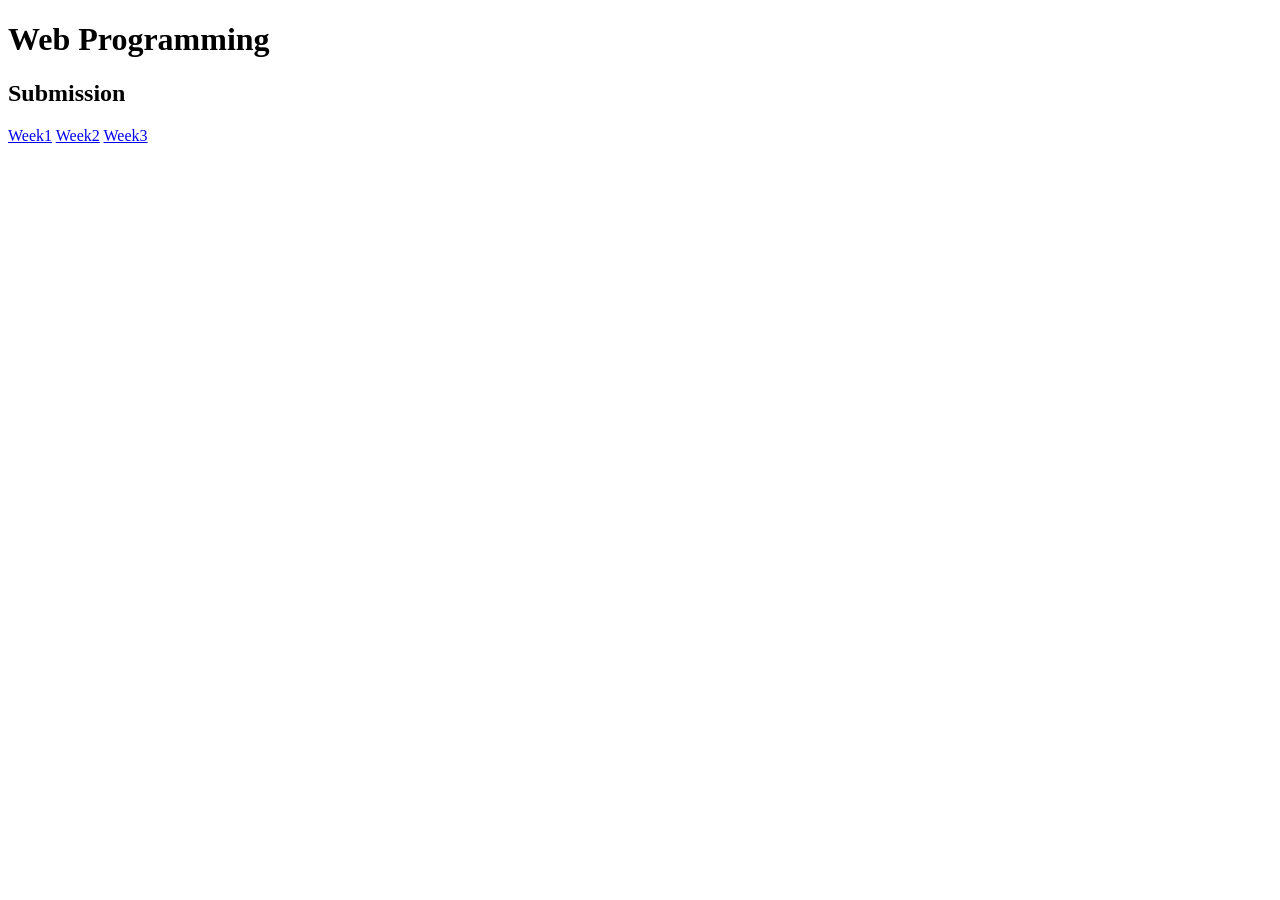
<file: index.html>
<!DOCTYPE html>
<html lang="en">
    <head>
        
    </head>
    <body>
        <header>

        </header>
        <main>
            <h1>Web Programming</h1>
            <h2>Submission</h2>
            <a href="./Week1/week1.html">Week1</a>
            <a href="./Week2/Week2.html">Week2</a>
            <a href="./Week3/Week3.html">Week3</a>
        </main>
    </body>
</html>
</file>
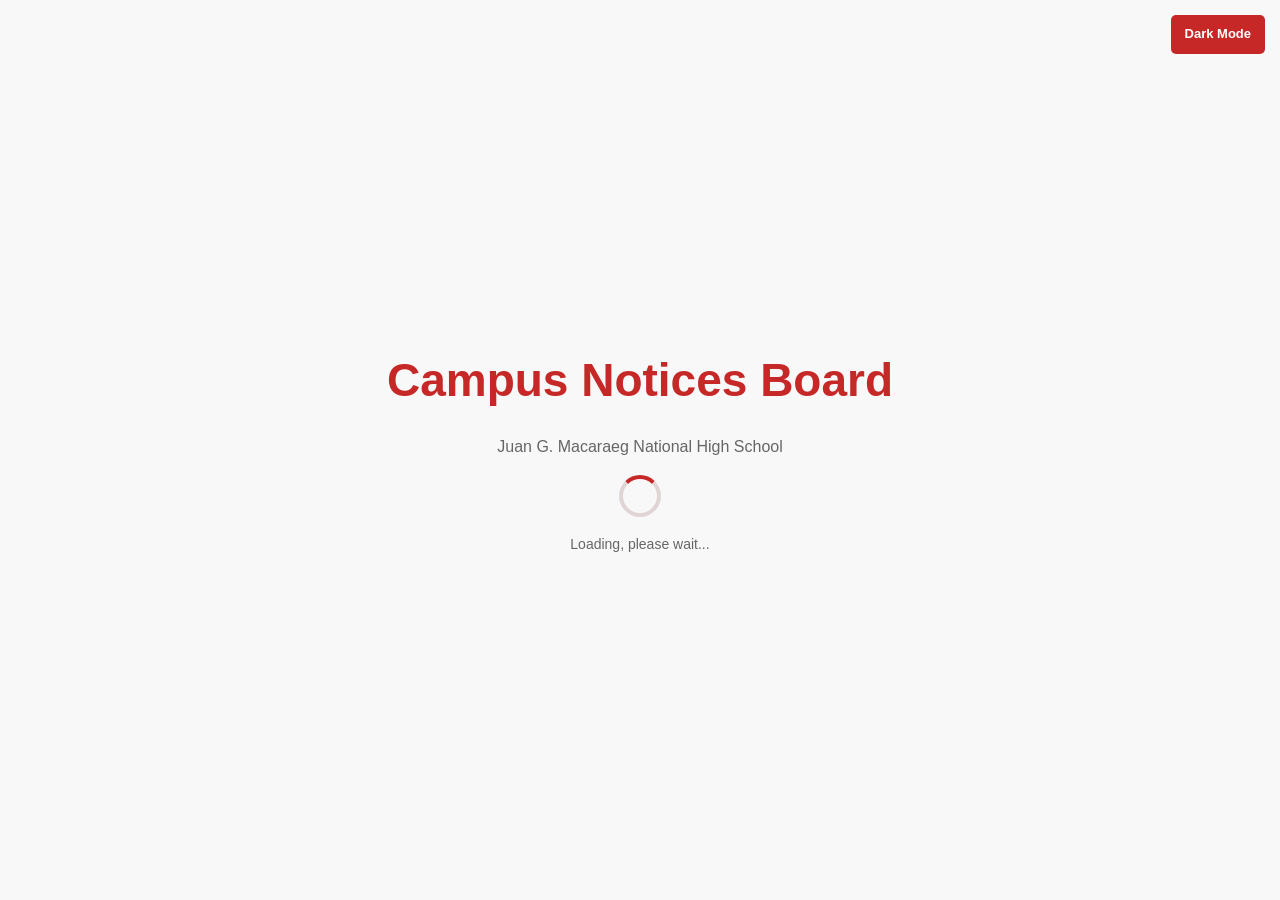
<file: Week4/index.html>
<!DOCTYPE html>
<html lang="en" data-theme="light">
<head>
    <meta charset="UTF-8">
    <meta name="viewport" content="width=device-width, initial-scale=1">
    <title>Campus Notices Board</title>
    <link rel="stylesheet" href="styles.css">
</head>
<body>

    <button id="themeToggle" class="theme-toggle" type="button">
        Dark Mode
    </button>

    <!-- SPLASH SCREEN -->
    <section id="splash" class="screen splash-screen">
        <h1 class="splash-logo">Campus Notices Board</h1>
        <p>Juan G. Macaraeg National High School</p>
        <div class="loader"></div>
        <span class="loading-text">Loading, please wait...</span>
    </section>

    <!-- LOGIN SCREEN -->
    <section id="login" class="screen hidden">
        <form id="logForm" class="auth-card">
            <h1>Login</h1>
            <p class="auth-description">Log in to your account.</p>

            <label for="logEmail">Email Address</label>
            <input type="email" id="logEmail" name="email"
                   placeholder="Enter your email" required>

            <label for="logPassword">Password</label>
            <input type="password" id="logPassword" name="password"
                   placeholder="Enter your password" required>

            <p id="logMsg" class="message" aria-live="polite"></p>

            <button type="submit">Login</button>

            <p class="auth-switch">
                Don't have an account?
                <a href="#" id="toRegister">Register here</a>
            </p>

            <a href="#" id="loginBack" class="back-link">
                Back to Home
            </a>
        </form>
    </section>

    <!-- REGISTER SCREEN -->
    <section id="register" class="screen hidden">
        <form id="regForm" class="auth-card">
            <h1>Create Account</h1>
            <p class="auth-description">
                Register to access the Campus Notices Board.
            </p>

            <label for="regName">Full Name</label>
            <input type="text" id="regName" name="name"
                   placeholder="Enter your full name" required>

            <label for="regEmail">Email Address</label>
            <input type="email" id="regEmail" name="email"
                   placeholder="Enter your email" required>

            <label for="regPassword">Password</label>
            <input type="password" id="regPassword" name="password"
                   placeholder="At least 8 characters" required>

            <label for="regConfirm">Confirm Password</label>
            <input type="password" id="regConfirm" name="confirm"
                   placeholder="Confirm your password" required>

            <p id="regMsg" class="message" aria-live="polite"></p>

            <button type="submit">Register</button>

            <p class="auth-switch">
                Already have an account?
                <a href="#" id="toLogin">Login here</a>
            </p>

            <a href="#" id="registerBack" class="back-link">
                Back to Home
            </a>
        </form>
    </section>

    <!-- ORIGINAL CAMPUS NOTICES BOARD HOME PAGE -->
    <div id="home" class="hidden">

        <header>
            <div class="header-title">
                <h1>Juan G. Macaraeg National High School</h1>
                <p>Campus Notices Board</p>
            </div>

            <div class="header-actions">
                <div id="guestButtons">
                    <button type="button" id="homeLogin">Login</button>
                    <button type="button" id="homeRegister" class="outline-button">
                        Register
                    </button>
                </div>

                <div id="userButtons" class="hidden">
                    <span id="userGreeting"></span>
                    <button type="button" id="logout" class="logout-button">
                        Logout
                    </button>
                </div>
            </div>

            <nav>
                <ul>
                    <li><a href="#notices">Notices</a></li>
                    <li><a href="#deadlines">Deadlines</a></li>
                    <li><a href="#submit">Submit a Notice</a></li>
                </ul>
            </nav>
        </header>

        <main>
            <section id="notices">
                <h2>Latest Campus Notices</h2>

                <div class="notices">

                    <article class="notice">
                        <span class="category">Academic</span>
                        <h3>Library Hours Extended</h3>
                        <p class="meta">October 12, 2026</p>
                        <p>The campus library will extend its operating hours to give students more time to study and complete their academic requirements.</p>
                    </article>

                    <article class="notice">
                        <span class="category">Event</span>
                        <h3>Campus Clean-Up Drive</h3>
                        <p class="meta">November 25, 2026</p>
                        <p>Students are encouraged to participate in the campus clean-up drive and help maintain a clean and healthy school environment.</p>
                    </article>

                    <article class="notice">
                        <span class="category">General</span>
                        <h3>Student Organization Meeting</h3>
                        <p class="meta">November 18, 2026</p>
                        <p>All student organization officers are invited to attend the scheduled meeting to discuss upcoming campus activities.</p>
                    </article>

                    <article class="notice">
                        <span class="category">Academic</span>
                        <h3>Project Proposal Submission</h3>
                        <p class="meta">November 28, 2026</p>
                        <p>Students must submit their project proposals to their respective instructors before the announced deadline.</p>
                    </article>

                    <article class="notice">
                        <span class="category">Event</span>
                        <h3>Programming Competition</h3>
                        <p class="meta">November 20, 2026</p>
                        <p>Interested students are invited to register for the campus programming competition and demonstrate their coding skills.</p>
                    </article>

                    <article class="notice">
                        <span class="category">General</span>
                        <h3>Campus Announcement</h3>
                        <p class="meta">November 26, 2026</p>
                        <p>Students are reminded to check the official campus announcements regularly for important updates and activities.</p>
                    </article>

                </div>
            </section>

            <section id="submit">
                <h2>Post a Notice</h2>

                <form id="noticeForm">
                    <label for="title">Notice Title</label>
                    <input type="text" id="title" name="title"
                           placeholder="Enter notice title">

                    <label for="category">Category</label>
                    <select id="category" name="category">
                        <option value="academic">Academic</option>
                        <option value="event">Event</option>
                        <option value="general">General</option>
                    </select>

                    <label for="message">Notice Details</label>
                    <textarea id="message" name="message" rows="4"
                              placeholder="Write your announcement"></textarea>

                    <button type="submit">Submit Notice</button>
                </form>
            </section>
        </main>

        <aside id="deadlines">
            <h2>Important Deadlines</h2>

            <table>
                <thead>
                    <tr>
                        <th>Activity</th>
                        <th>Date</th>
                    </tr>
                </thead>

                <tbody>
                    <tr>
                        <td>Enrolment Ends</td>
                        <td>Nov. 20, 2026</td>
                    </tr>
                    <tr>
                        <td>Programming Contest Registration</td>
                        <td>Nov. 25, 2026</td>
                    </tr>
                    <tr>
                        <td>Project Proposal Submission</td>
                        <td>Nov. 28, 2026</td>
                    </tr>
                    <tr>
                        <td>Campus Clean-Up Drive</td>
                        <td>Nov. 30, 2026</td>
                    </tr>
                </tbody>
            </table>
        </aside>

        <footer>
            <p>&copy; 2026 DMMMSU-SLUC | Campus Notices Board</p>
        </footer>

    </div>

    <script src="app.js"></script>
</body>
</html>
</file>
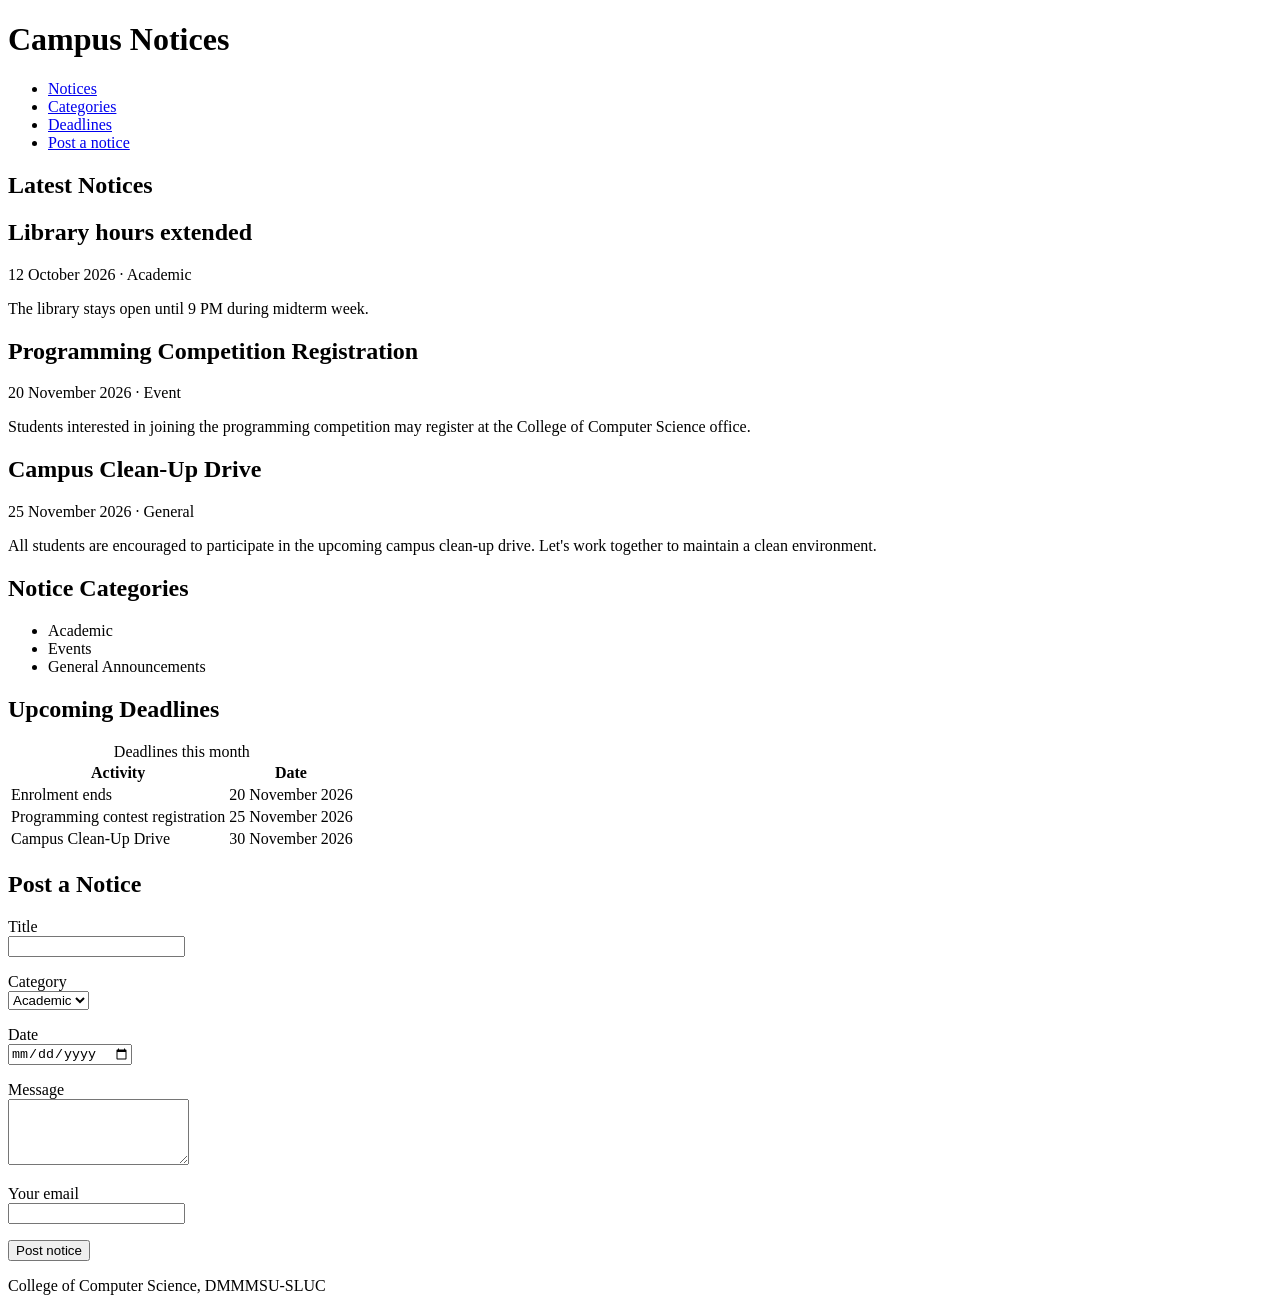
<file: Week 1/week1.html>
<!DOCTYPE html>
<html lang="en">
<head>
    <meta charset="utf-8">
    <meta name="viewport" content="width=device-width, initial-scale=1">
    <title>Campus Notices</title>
</head>
<body>

    <header>
        <h1>Campus Notices</h1>

        <nav aria-label="Main">
            <ul>
                <li><a href="#notices">Notices</a></li>
                <li><a href="#categories">Categories</a></li>
                <li><a href="#deadlines">Deadlines</a></li>
                <li><a href="#submit">Post a notice</a></li>
            </ul>
        </nav>
    </header>

    <main>

        <section id="notices">
            <h2>Latest Notices</h2>

            <article class="notice">
                <h2>Library hours extended</h2>
                <p class="meta">
                    <time datetime="2026-10-12">12 October 2026</time>
                    · <span class="tag">Academic</span>
                </p>
                <p>The library stays open until 9 PM during midterm week.</p>
            </article>

            <article class="notice">
                <h2>Programming Competition Registration</h2>
                <p class="meta">
                    <time datetime="2026-11-20">20 November 2026</time>
                    · <span class="tag">Event</span>
                </p>
                <p>Students interested in joining the programming competition may register at the College of Computer Science office.</p>
            </article>

            <article class="notice">
                <h2>Campus Clean-Up Drive</h2>
                <p class="meta">
                    <time datetime="2026-11-25">25 November 2026</time>
                    · <span class="tag">General</span>
                </p>
                <p>All students are encouraged to participate in the upcoming campus clean-up drive. Let's work together to maintain a clean environment.</p>
            </article>

        </section>

        <section id="categories">
            <h2>Notice Categories</h2>
            <ul>
                <li>Academic</li>
                <li>Events</li>
                <li>General Announcements</li>
            </ul>
        </section>

        <section id="deadlines">
            <h2>Upcoming Deadlines</h2>

            <table>
                <caption>Deadlines this month</caption>
                <thead>
                    <tr>
                        <th scope="col">Activity</th>
                        <th scope="col">Date</th>
                    </tr>
                </thead>
                <tbody>
                    <tr>
                        <td>Enrolment ends</td>
                        <td>20 November 2026</td>
                    </tr>
                    <tr>
                        <td>Programming contest registration</td>
                        <td>25 November 2026</td>
                    </tr>
                    <tr>
                        <td>Campus Clean-Up Drive</td>
                        <td>30 November 2026</td>
                    </tr>
                </tbody>
            </table>
        </section>

        <section id="submit">
            <h2>Post a Notice</h2>

            <form action="#" method="post">

                <p>
                    <label for="title">Title</label><br>
                    <input type="text" id="title" name="title" required maxlength="100">
                </p>

                <p>
                    <label for="category">Category</label><br>
                    <select id="category" name="category">
                        <option value="academic">Academic</option>
                        <option value="event">Event</option>
                        <option value="general">General</option>
                    </select>
                </p>

                <p>
                    <label for="date">Date</label><br>
                    <input type="date" id="date" name="date">
                </p>

                <p>
                    <label for="message">Message</label><br>
                    <textarea id="message" name="message" rows="4" required></textarea>
                </p>

                <p>
                    <label for="email">Your email</label><br>
                    <input type="email" id="email" name="email" required>
                </p>

                <button type="submit">Post notice</button>

            </form>
        </section>

    </main>

    <footer>
        <p>College of Computer Science, DMMMSU-SLUC</p>
    </footer>

</body>
</html>
</file>
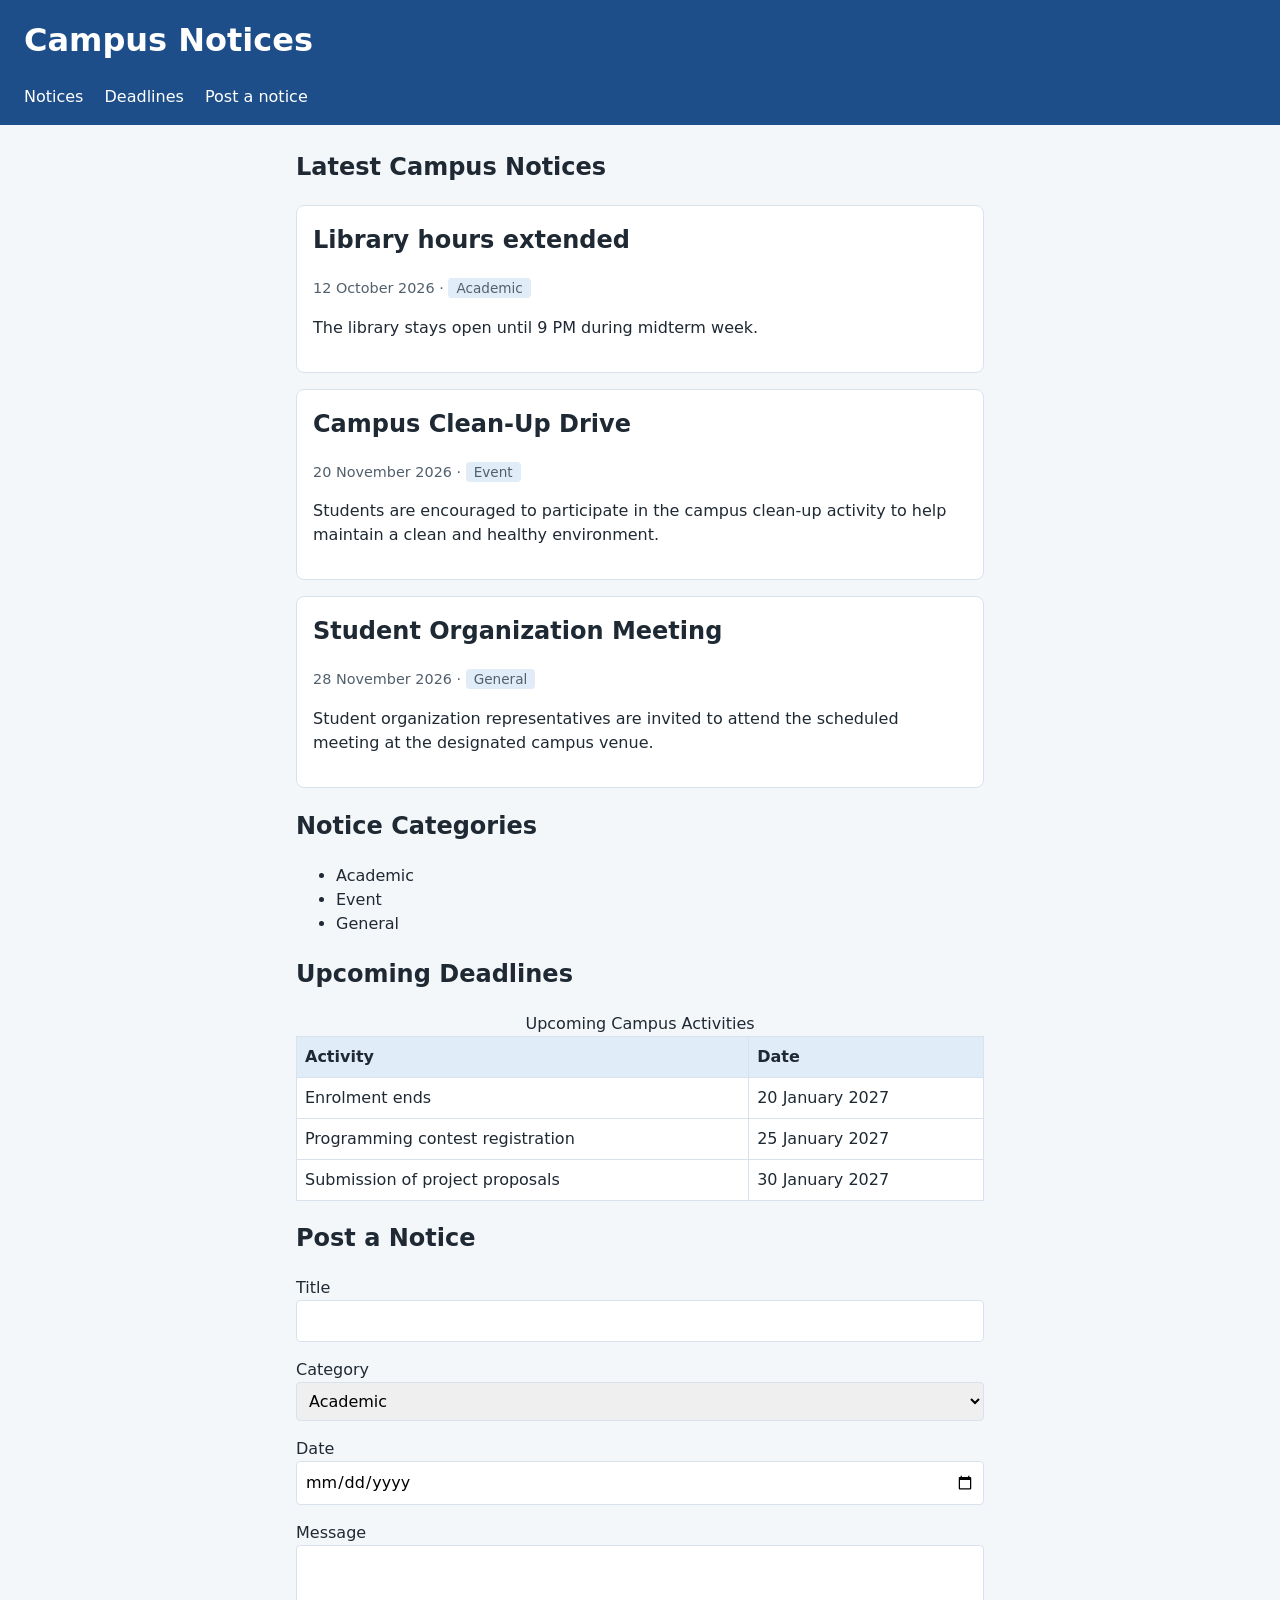
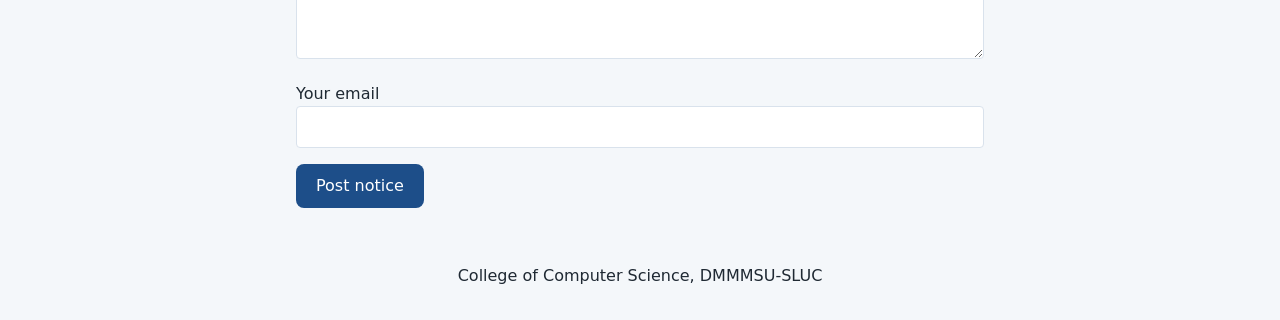
<file: Week 2/Week2.html>
<!DOCTYPE html>
<html lang="en">
<head>
  <meta charset="utf-8">
  <meta name="viewport" content="width=device-width, initial-scale=1">
  <title>Campus Notices</title>
  <link rel="stylesheet" href="styles.css">
</head>
<body>

  <header>
    <h1>Campus Notices</h1>

    <nav aria-label="Main">
      <ul>
        <li><a href="#notices">Notices</a></li>
        <li><a href="#deadlines">Deadlines</a></li>
        <li><a href="#submit">Post a notice</a></li>
      </ul>
    </nav>
  </header>

  <main>
    <section id="notices">
      <h2>Latest Campus Notices</h2>

      <article class="notice">
        <h2>Library hours extended</h2>
        <p class="meta">
          <time datetime="2026-10-12">12 October 2026</time>
          · <span class="tag">Academic</span>
        </p>
        <p>The library stays open until 9 PM during midterm week.</p>
      </article>

      <article class="notice">
        <h2>Campus Clean-Up Drive</h2>
        <p class="meta">
          <time datetime="2026-11-20">20 November 2026</time>
          · <span class="tag">Event</span>
        </p>
        <p>Students are encouraged to participate in the campus clean-up activity to help maintain a clean and healthy environment.</p>
      </article>

      <article class="notice">
        <h2>Student Organization Meeting</h2>
        <p class="meta">
          <time datetime="2026-11-28">28 November 2026</time>
          · <span class="tag">General</span>
        </p>
        <p>Student organization representatives are invited to attend the scheduled meeting at the designated campus venue.</p>
      </article>
    </section>

    <section id="deadlines">
      <h2>Notice Categories</h2>

      <ul>
        <li>Academic</li>
        <li>Event</li>
        <li>General</li>
      </ul>

      <h2>Upcoming Deadlines</h2>

      <table>
        <caption>Upcoming Campus Activities</caption>
        <thead>
          <tr>
            <th scope="col">Activity</th>
            <th scope="col">Date</th>
          </tr>
        </thead>
        <tbody>
          <tr>
            <td>Enrolment ends</td>
            <td>20 January 2027</td>
          </tr>
          <tr>
            <td>Programming contest registration</td>
            <td>25 January 2027</td>
          </tr>
          <tr>
            <td>Submission of project proposals</td>
            <td>30 January 2027</td>
          </tr>
        </tbody>
      </table>
    </section>

    <section id="submit">
      <h2>Post a Notice</h2>

      <form action="#" method="post">
        <p>
          <label for="title">Title</label><br>
          <input type="text" id="title" name="title" required maxlength="100">
        </p>

        <p>
          <label for="category">Category</label><br>
          <select id="category" name="category">
            <option value="academic">Academic</option>
            <option value="event">Event</option>
            <option value="general">General</option>
          </select>
        </p>

        <p>
          <label for="date">Date</label><br>
          <input type="date" id="date" name="date">
        </p>

        <p>
          <label for="message">Message</label><br>
          <textarea id="message" name="message" rows="4" required></textarea>
        </p>

        <p>
          <label for="email">Your email</label><br>
          <input type="email" id="email" name="email" required>
        </p>

        <button type="submit">Post notice</button>
      </form>
    </section>
  </main>

  <footer>
    <p>College of Computer Science, DMMMSU-SLUC</p>
  </footer>

</body>
</html>
</file>
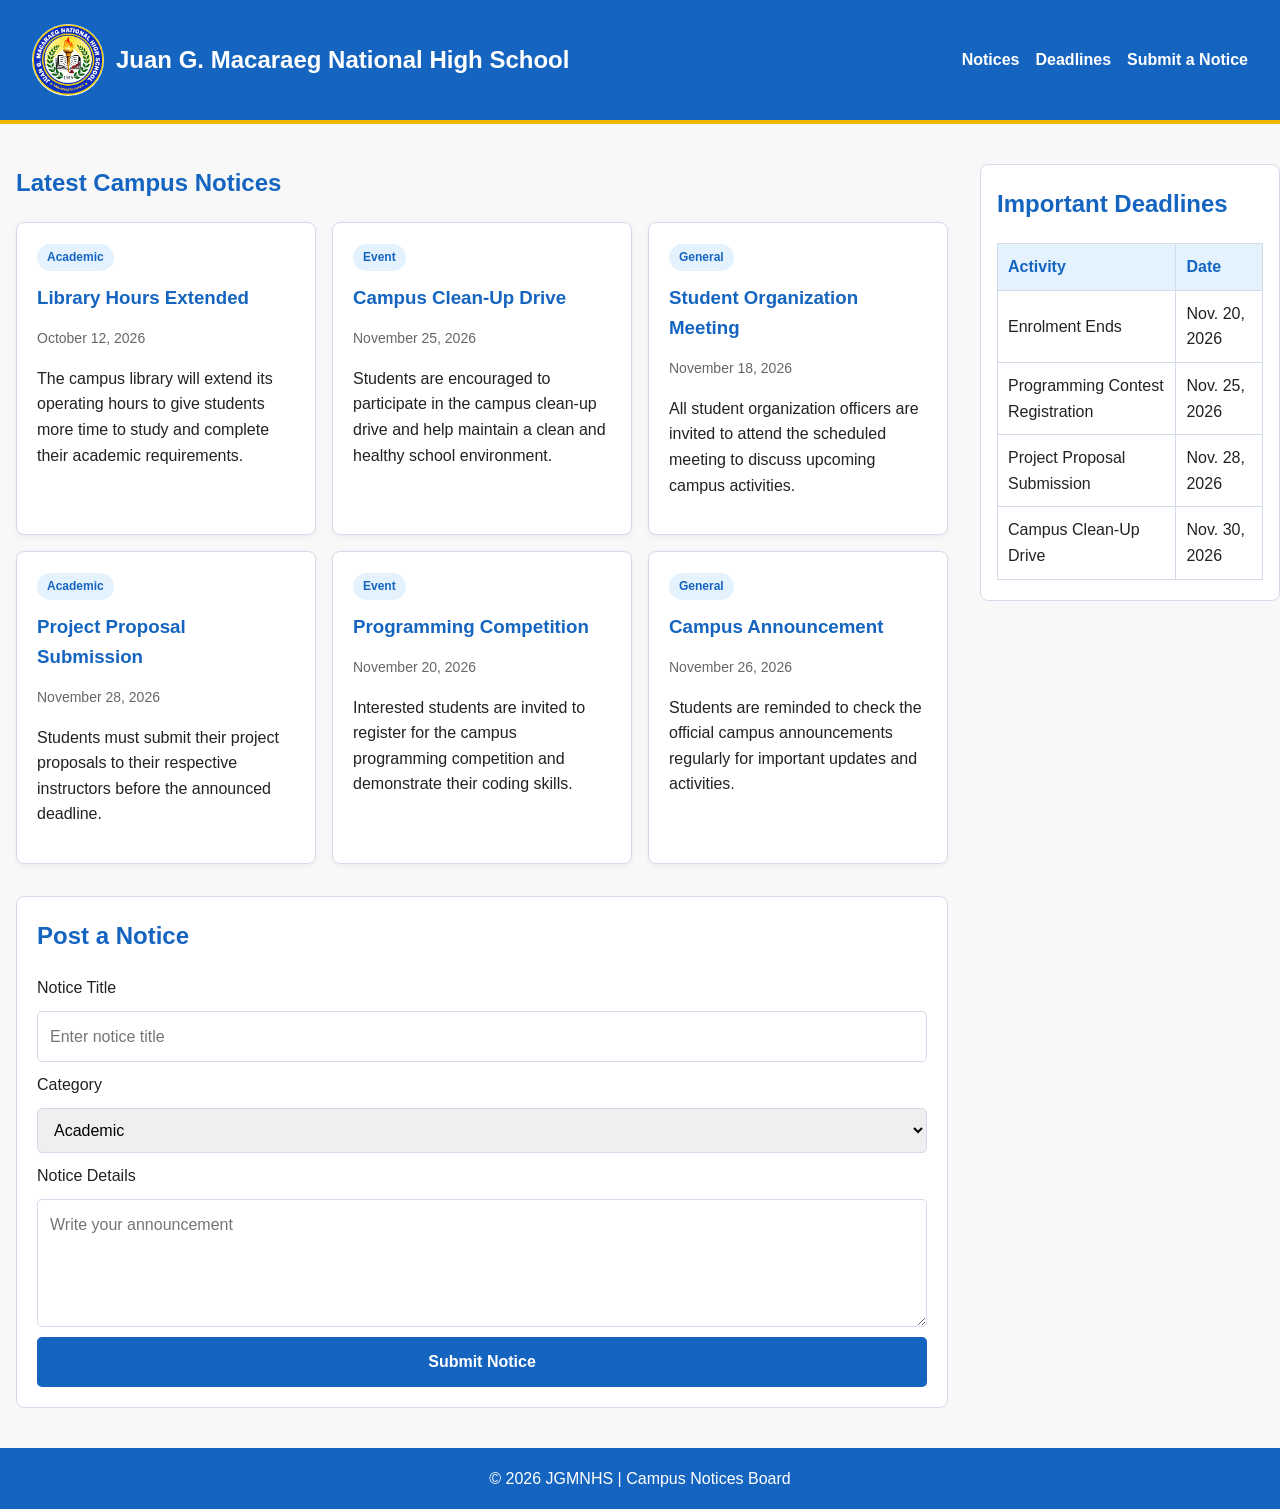
<file: Week3/Week3.html>
<!DOCTYPE html>
<html lang="en">
<head>
    <meta charset="UTF-8">
    <meta name="viewport" content="width=device-width, initial-scale=1">
    <title>Juan G. Macaraeg National High School</title>
    <link rel="stylesheet" href="styles.css">
</head>
<body>

    <header>
        <div class="brand">
            <img class="logo" src="images.png" alt="Juan G. Macaraeg National High School logo">
            <h1>Juan G. Macaraeg National High School</h1>
        </div>

        <nav>
            <ul>
                <li><a href="#notices">Notices</a></li>
                <li><a href="#deadlines">Deadlines</a></li>
                <li><a href="#submit">Submit a Notice</a></li>
            </ul>
        </nav>
    </header>

    <main>
        <section id="notices">
            <h2>Latest Campus Notices</h2>

            <div class="notices">

                <article class="notice">
                    <span class="category">Academic</span>
                    <h3>Library Hours Extended</h3>
                    <p class="meta">October 12, 2026</p>
                    <p>The campus library will extend its operating hours to give students more time to study and complete their academic requirements.</p>
                </article>

                <article class="notice">
                    <span class="category">Event</span>
                    <h3>Campus Clean-Up Drive</h3>
                    <p class="meta">November 25, 2026</p>
                    <p>Students are encouraged to participate in the campus clean-up drive and help maintain a clean and healthy school environment.</p>
                </article>

                <article class="notice">
                    <span class="category">General</span>
                    <h3>Student Organization Meeting</h3>
                    <p class="meta">November 18, 2026</p>
                    <p>All student organization officers are invited to attend the scheduled meeting to discuss upcoming campus activities.</p>
                </article>

                <article class="notice">
                    <span class="category">Academic</span>
                    <h3>Project Proposal Submission</h3>
                    <p class="meta">November 28, 2026</p>
                    <p>Students must submit their project proposals to their respective instructors before the announced deadline.</p>
                </article>

                <article class="notice">
                    <span class="category">Event</span>
                    <h3>Programming Competition</h3>
                    <p class="meta">November 20, 2026</p>
                    <p>Interested students are invited to register for the campus programming competition and demonstrate their coding skills.</p>
                </article>

                <article class="notice">
                    <span class="category">General</span>
                    <h3>Campus Announcement</h3>
                    <p class="meta">November 26, 2026</p>
                    <p>Students are reminded to check the official campus announcements regularly for important updates and activities.</p>
                </article>

            </div>
        </section>

        <section id="submit">
            <h2>Post a Notice</h2>

            <form>
                <label for="title">Notice Title</label>
                <input type="text" id="title" name="title" placeholder="Enter notice title">

                <label for="category">Category</label>
                <select id="category" name="category">
                    <option value="academic">Academic</option>
                    <option value="event">Event</option>
                    <option value="general">General</option>
                </select>

                <label for="message">Notice Details</label>
                <textarea id="message" name="message" rows="4" placeholder="Write your announcement"></textarea>

                <button type="submit">Submit Notice</button>
            </form>
        </section>
    </main>

    <aside id="deadlines">
        <h2>Important Deadlines</h2>

        <table>
            <thead>
                <tr>
                    <th>Activity</th>
                    <th>Date</th>
                </tr>
            </thead>

            <tbody>
                <tr>
                    <td>Enrolment Ends</td>
                    <td>Nov. 20, 2026</td>
                </tr>
                <tr>
                    <td>Programming Contest Registration</td>
                    <td>Nov. 25, 2026</td>
                </tr>
                <tr>
                    <td>Project Proposal Submission</td>
                    <td>Nov. 28, 2026</td>
                </tr>
                <tr>
                    <td>Campus Clean-Up Drive</td>
                    <td>Nov. 30, 2026</td>
                </tr>
            </tbody>
        </table>
    </aside>

    <footer>
        <p>&copy; 2026 JGMNHS | Campus Notices Board</p>
    </footer>

</body>
</html>
</file>
<file: Week4/styles.css>
:root {
    --brand: #c62828;
    --brand-dark: #a51f1f;
    --brand-light: #ffebee;
    --background: #f8f8f8;
    --surface: #ffffff;
    --text: #222222;
    --muted: #666666;
    --border: #e0d5d5;
    --radius: 8px;
}

[data-theme="dark"] {
    --background: #1c1c22;
    --surface: #2e2e3a;
    --text: #ffffff;
    --muted: #cccccc;
    --border: #494956;
    --brand-light: #4b292e;
}

* {
    box-sizing: border-box;
}

html {
    scroll-behavior: smooth;
}

body {
    margin: 0;
    padding: 0;
    background: var(--background);
    color: var(--text);
    font-family: Arial, Helvetica, sans-serif;
    line-height: 1.6;
}

.hidden {
    display: none !important;
}

/* General Buttons */
button {
    padding: 12px 18px;
    background: var(--brand);
    color: white;
    border: none;
    border-radius: 5px;
    font: inherit;
    font-weight: bold;
    cursor: pointer;
}

button:hover {
    background: var(--brand-dark);
}

button:focus-visible,
a:focus-visible {
    outline: 3px solid #f5a623;
    outline-offset: 3px;
}

/* Theme Toggle */
.theme-toggle {
    position: fixed;
    top: 15px;
    right: 15px;
    z-index: 20;
    padding: 9px 14px;
    font-size: 13px;
}

/* Splash and Authentication Screens */
.screen {
    min-height: 100vh;
    display: grid;
    place-content: center;
    justify-items: center;
    gap: 16px;
    padding: 24px;
}

.splash-screen {
    background: var(--background);
    color: var(--text);
    text-align: center;
}

.splash-logo {
    margin: 0;
    color: var(--brand);
    font-size: clamp(28px, 5vw, 46px);
}

.splash-screen p {
    margin: 0;
    color: var(--muted);
}

.loader {
    width: 42px;
    height: 42px;
    border: 4px solid var(--border);
    border-top-color: var(--brand);
    border-radius: 50%;
    animation: spin 1s linear infinite;
}

.loading-text {
    color: var(--muted);
    font-size: 14px;
}

@keyframes spin {
    to {
        transform: rotate(360deg);
    }
}

/* Login and Register */
.auth-card {
    display: flex;
    flex-direction: column;
    gap: 12px;
    width: min(90vw, 400px);
    padding: 30px;
    background: var(--surface);
    border: 1px solid var(--border);
    border-radius: 12px;
    box-shadow: 0 5px 20px rgba(0, 0, 0, 0.08);
}

.auth-card h1 {
    margin: 0;
    color: var(--brand);
    text-align: center;
}

.auth-description {
    margin: 0 0 10px;
    color: var(--muted);
    text-align: center;
}

.auth-card label {
    font-weight: bold;
}

.auth-card input {
    width: 100%;
    padding: 12px;
    background: var(--background);
    color: var(--text);
    border: 1px solid var(--border);
    border-radius: 5px;
    font: inherit;
}

.auth-card input:focus,
#submit input:focus,
#submit select:focus,
#submit textarea:focus {
    outline: 2px solid var(--brand);
    outline-offset: 2px;
}

.message {
    min-height: 20px;
    margin: 0;
    color: var(--brand);
    font-size: 14px;
}

.auth-switch {
    margin: 5px 0;
    text-align: center;
}

.auth-switch a,
.back-link {
    color: var(--brand);
    font-weight: bold;
    text-decoration: none;
}

.auth-switch a:hover,
.back-link:hover {
    text-decoration: underline;
}

.back-link {
    text-align: center;
    font-size: 14px;
}

/* Header and Navigation */
#home {
    display: grid;
    grid-template-columns: 1fr;
    gap: 16px;
}

header {
    display: flex;
    flex-wrap: wrap;
    align-items: center;
    justify-content: space-between;
    gap: 12px 24px;
    padding: 20px 16px;
    background: var(--brand);
    color: white;
}

.header-title h1 {
    margin: 0;
    font-size: 24px;
}

.header-title p {
    margin: 2px 0 0;
}

.header-actions {
    display: flex;
    align-items: center;
    gap: 12px;
}

#guestButtons,
#userButtons {
    display: flex;
    align-items: center;
    flex-wrap: wrap;
    gap: 8px;
}

#userGreeting {
    font-weight: bold;
}

.outline-button {
    background: transparent;
    color: white;
    border: 2px solid white;
}

.outline-button:hover {
    background: white;
    color: var(--brand);
}

.logout-button {
    background: white;
    color: var(--brand);
}

.logout-button:hover {
    background: var(--brand-light);
    color: var(--brand);
}

nav {
    width: 100%;
}

nav ul {
    display: flex;
    flex-wrap: wrap;
    gap: 8px 16px;
    list-style: none;
    margin: 0;
    padding: 0;
}

nav a {
    color: white;
    text-decoration: none;
    font-weight: bold;
}

nav a:hover {
    text-decoration: underline;
}

/* Main Content */
main {
    width: 100%;
    max-width: 1100px;
    margin: 24px auto;
    padding: 0 16px;
}

h2 {
    color: var(--brand);
    margin-top: 0;
}

/* Notices Grid */
.notices {
    display: grid;
    grid-template-columns: 1fr;
    gap: 16px;
}

.notice {
    min-width: 0;
    margin-bottom: 0;
    padding: 20px;
    background: var(--surface);
    border: 1px solid var(--border);
    border-radius: var(--radius);
    box-shadow: 0 2px 5px rgba(0, 0, 0, 0.05);
}

.notice h3 {
    margin: 12px 0 4px;
    color: var(--brand);
}

.notice p {
    overflow-wrap: anywhere;
}

.category {
    display: inline-block;
    padding: 4px 10px;
    background: var(--brand-light);
    color: var(--brand);
    border-radius: 20px;
    font-size: 12px;
    font-weight: bold;
}

.meta {
    color: var(--muted);
    font-size: 14px;
}

/* Submit Notice Form */
#submit {
    margin-top: 32px;
    padding: 20px;
    background: var(--surface);
    border: 1px solid var(--border);
    border-radius: var(--radius);
}

#submit form {
    display: flex;
    flex-direction: column;
    gap: 10px;
}

#submit input,
#submit select,
#submit textarea {
    width: 100%;
    max-width: 100%;
    padding: 12px;
    background: var(--background);
    color: var(--text);
    border: 1px solid var(--border);
    border-radius: 5px;
    font: inherit;
}

#submit textarea {
    resize: vertical;
}

/* Deadlines Sidebar */
aside {
    width: 100%;
    padding: 20px 16px;
    background: var(--surface);
}

table {
    width: 100%;
    border-collapse: collapse;
}

th,
td {
    padding: 10px;
    border: 1px solid var(--border);
    text-align: left;
    overflow-wrap: anywhere;
}

th {
    background: var(--brand-light);
    color: var(--brand);
}

/* Footer */
footer {
    padding: 18px 16px;
    background: var(--brand);
    color: white;
    text-align: center;
}

footer p {
    margin: 0;
}

/* Tablet */
@media (min-width: 600px) {
    .notices {
        grid-template-columns: repeat(2, 1fr);
    }

    header {
        padding: 24px;
    }
}

/* Desktop */
@media (min-width: 960px) {
    #home {
        grid-template-columns: minmax(0, 1fr) 300px;
        grid-template-areas:
            "header header"
            "main aside"
            "footer footer";
    }

    #home header {
        grid-area: header;
        padding: 24px 32px;
    }

    #home main {
        grid-area: main;
        min-width: 0;
    }

    #home aside {
        grid-area: aside;
        align-self: start;
        margin-top: 24px;
        margin-right: 16px;
        border: 1px solid var(--border);
        border-radius: var(--radius);
    }

    #home footer {
        grid-area: footer;
    }

    .notices {
        grid-template-columns: repeat(3, minmax(0, 1fr));
    }
}

/* Small Phones */
@media (max-width: 599px) {
    .header-actions {
        width: 100%;
    }

    .header-title h1 {
        font-size: 20px;
    }
}
</file>
<file: Week 2/styles.css>
:root {
  --brand: #1d4e89;
  --brand-soft: #e0ecf8;
  --surface: #ffffff;
  --page: #f4f7fa;
  --text: #1f2933;
  --border: #d9e2ec;
  --white: #ffffff;
  --brand-hover: #163b69;
  --muted: #52606d;
  --radius: 8px;
}

* {
  box-sizing: border-box;
}

body {
  font-family: system-ui, sans-serif;
  font-size: 1rem;
  line-height: 1.5;
  margin: 0;
  background: var(--page);
  color: var(--text);
}

header {
  background: var(--brand);
  color: var(--white);
  padding: 16px 24px;
}

header h1 {
  margin-top: 0;
}

main {
  max-width: 720px;
  margin: 24px auto;
  padding: 0 16px;
}

.notice {
  background: var(--surface);
  border: 1px solid var(--border);
  border-radius: var(--radius);
  padding: 16px;
  margin-bottom: 16px;
}

.notice h2 {
  margin-top: 0;
}

.meta {
  color: var(--muted);
  font-size: 0.9rem;
}

.tag {
  background: var(--brand-soft);
  border-radius: 4px;
  padding: 2px 8px;
  font-size: 0.85rem;
}

footer {
  text-align: center;
  padding: 16px;
}

nav ul {
  list-style: none;
  margin: 0;
  padding: 0;
}

nav li {
  display: inline-block;
  margin-right: 16px;
}

nav a {
  color: var(--white);
  text-decoration: none;
}

nav a:hover {
  text-decoration: underline;
}

table {
  border-collapse: collapse;
  width: 100%;
  background: var(--surface);
}

th,
td {
  border: 1px solid var(--border);
  padding: 8px;
  text-align: left;
}

th {
  background: var(--brand-soft);
}

input,
select,
textarea {
  width: 100%;
  padding: 8px;
  border: 1px solid var(--border);
  border-radius: 4px;
  font: inherit;
}

input:focus,
select:focus,
textarea:focus {
  outline: 3px solid var(--brand);
}

button {
  background: var(--brand);
  color: var(--white);
  border: 0;
  border-radius: var(--radius);
  padding: 10px 20px;
  font: inherit;
  cursor: pointer;
}

button:hover {
  background: var(--brand-hover);
}

.notice .meta {
  color: var(--muted);
}
</file>
<file: Week3/styles.css>
:root {
    --brand: #1565c0;
    --brand-light: #e3f2fd;
    --background: #f8f8f8;
    --surface: #ffffff;
    --text: #222222;
    --muted: #666666;
    --border: #d3dcea;
    --radius: 8px;
}

* {
    box-sizing: border-box;
}

html {
    scroll-behavior: smooth;
}

body {
    margin: 0;
    padding: 0;
    display: grid;
    grid-template-columns: 1fr;
    gap: 16px;
    background: var(--background);
    color: var(--text);
    font-family: Arial, Helvetica, sans-serif;
    line-height: 1.6;
}

img {
    max-width: 100%;
    height: auto;
}

header {
    display: flex;
    flex-wrap: wrap;
    align-items: center;
    justify-content: space-between;
    gap: 8px 24px;
    padding: 20px 16px;
    background: var(--brand);
    color: white;
}

header h1 {
    margin: 0;
    font-size: 24px;
}

nav ul {
    display: flex;
    flex-wrap: wrap;
    gap: 8px 16px;
    list-style: none;
    margin: 0;
    padding: 0;
}

nav a {
    color: white;
    text-decoration: none;
    font-weight: bold;
}

nav a:hover {
    text-decoration: underline;
}

main {
    width: 100%;
    max-width: 1100px;
    margin: 24px auto;
    padding: 0 16px;
}

h2 {
    color: var(--brand);
    margin-top: 0;
}

.notices {
    display: grid;
    grid-template-columns: 1fr;
    gap: 16px;
}

.notice {
    min-width: 0;
    margin-bottom: 0;
    padding: 20px;
    background: var(--surface);
    border: 1px solid var(--border);
    border-radius: var(--radius);
    box-shadow: 0 2px 5px rgba(0, 0, 0, 0.05);
}

.notice h3 {
    margin: 12px 0 4px;
    color: var(--brand);
}

.notice p {
    overflow-wrap: anywhere;
}

.category {
    display: inline-block;
    padding: 4px 10px;
    background: var(--brand-light);
    color: var(--brand);
    border-radius: 20px;
    font-size: 12px;
    font-weight: bold;
}

.meta {
    color: var(--muted);
    font-size: 14px;
}

#submit {
    margin-top: 32px;
    padding: 20px;
    background: var(--surface);
    border: 1px solid var(--border);
    border-radius: var(--radius);
}

form {
    display: flex;
    flex-direction: column;
    gap: 10px;
}

input,
select,
textarea {
    width: 100%;
    max-width: 100%;
    padding: 12px;
    border: 1px solid var(--border);
    border-radius: 5px;
    font: inherit;
}

textarea {
    resize: vertical;
}

input:focus,
select:focus,
textarea:focus {
    outline: 2px solid var(--brand);
    outline-offset: 2px;
}

button {
    padding: 12px 18px;
    background: var(--brand);
    color: white;
    border: none;
    border-radius: 5px;
    font: inherit;
    font-weight: bold;
    cursor: pointer;
}

button:hover {
    background: #0d47a1;
}

aside {
    width: 100%;
    padding: 20px 16px;
    background: var(--surface);
}

table {
    width: 100%;
    border-collapse: collapse;
}

th,
td {
    padding: 10px;
    border: 1px solid var(--border);
    text-align: left;
    overflow-wrap: anywhere;
}

th {
    background: var(--brand-light);
    color: var(--brand);
}

footer {
    padding: 18px 16px;
    background: var(--brand);
    color: white;
    text-align: center;
}

footer p {
    margin: 0;
}

@media (min-width: 600px) {
    .notices {
        grid-template-columns: repeat(2, 1fr);
    }

    header {
        padding: 24px;
    }
}

@media (min-width: 960px) {
    body {
        grid-template-columns: minmax(0, 1fr) 300px;
        grid-template-areas:
            "header header"
            "main aside"
            "footer footer";
        gap: 16px;
    }

    header {
        grid-area: header;
        padding: 24px 32px;
    }

    main {
        grid-area: main;
        min-width: 0;
    }

    aside {
        grid-area: aside;
        align-self: start;
        margin-top: 24px;
        margin-right: 16px;
        border: 1px solid var(--border);
        border-radius: var(--radius);
    }

    footer {
        grid-area: footer;
    }

    .notices {
        grid-template-columns: repeat(3, minmax(0, 1fr));
    }
}

.brand {
    display: flex;
    align-items: center;
    gap: 12px;
}

.logo {
    width: 64px;
    height: 64px;
    flex-shrink: 0;
    border-radius: 50%;
    background: white;
    object-fit: cover;
}

@media (min-width: 960px) {
    .logo {
        width: 72px;
        height: 72px;
    }
}

header {
    border-bottom: 4px solid #f2b705;
}
</file>
